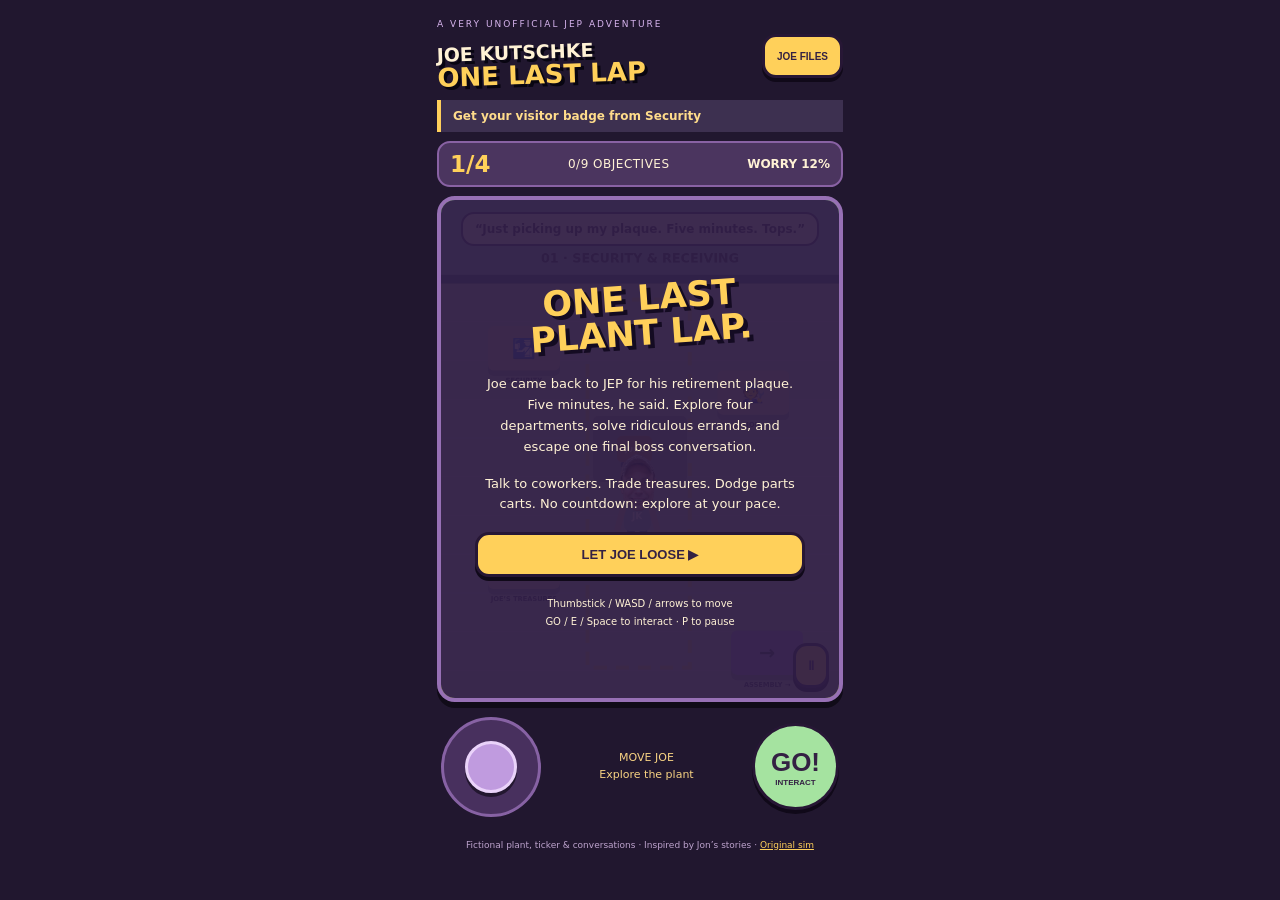
<file: index.html>
<!doctype html><html><head><meta name="viewport" content="width=device-width,initial-scale=1"><title>Joe: One Last Plant Lap</title><link rel="stylesheet" href="arcade.css"><link rel="stylesheet" href="adventure.css"></head><body><main><header><small>A VERY UNOFFICIAL JEP ADVENTURE</small><h1>JOE KUTSCHKE<br><em>ONE LAST LAP</em></h1><button id="files">JOE FILES</button></header><p id="mission">Get your visitor badge from Security</p><section class="hud"><b id="timer">1/4</b><span id="tasks">0/9 OBJECTIVES</span><b id="worry">WORRY 10%</b></section><div class="arena"><canvas id="game" width="720" height="900" aria-label="Move Joe with arrows, WASD or thumbstick. Interact using E or GO."></canvas><p id="speech" aria-live="polite">“I'm retired. I have NO time!”</p><button id="pause">Ⅱ</button><div id="overlay"><h2>ONE LAST<br>PLANT LAP.</h2><p>Joe came back to JEP for his retirement plaque. Five minutes, he said. Explore four departments, solve ridiculous errands, and escape one final boss conversation.</p><p>Talk to coworkers. Trade treasures. Dodge parts carts. No countdown: explore at your pace.</p><button id="start">LET JOE LOOSE ▶</button><small>Thumbstick / WASD / arrows to move<br>GO / E / Space to interact · P to pause</small></div></div><section class="controls"><div id="stick"><i id="knob"></i></div><p id="hint">MOVE JOE<br>Explore the plant</p><button id="go">GO!<small>INTERACT</small></button></section><footer>Fictional plant, ticker & conversations · Inspired by Jon’s stories · <a href="retirement-classic.html">Original sim</a></footer><dialog id="lore"><button id="close">CLOSE ✕</button><h2>THE JOE FILES</h2><p>Jon's stories, preserved for future levels.</p><div id="list"></div></dialog></main><script src="lore.js"></script><script src="adventure.js"></script></body></html>
</file>
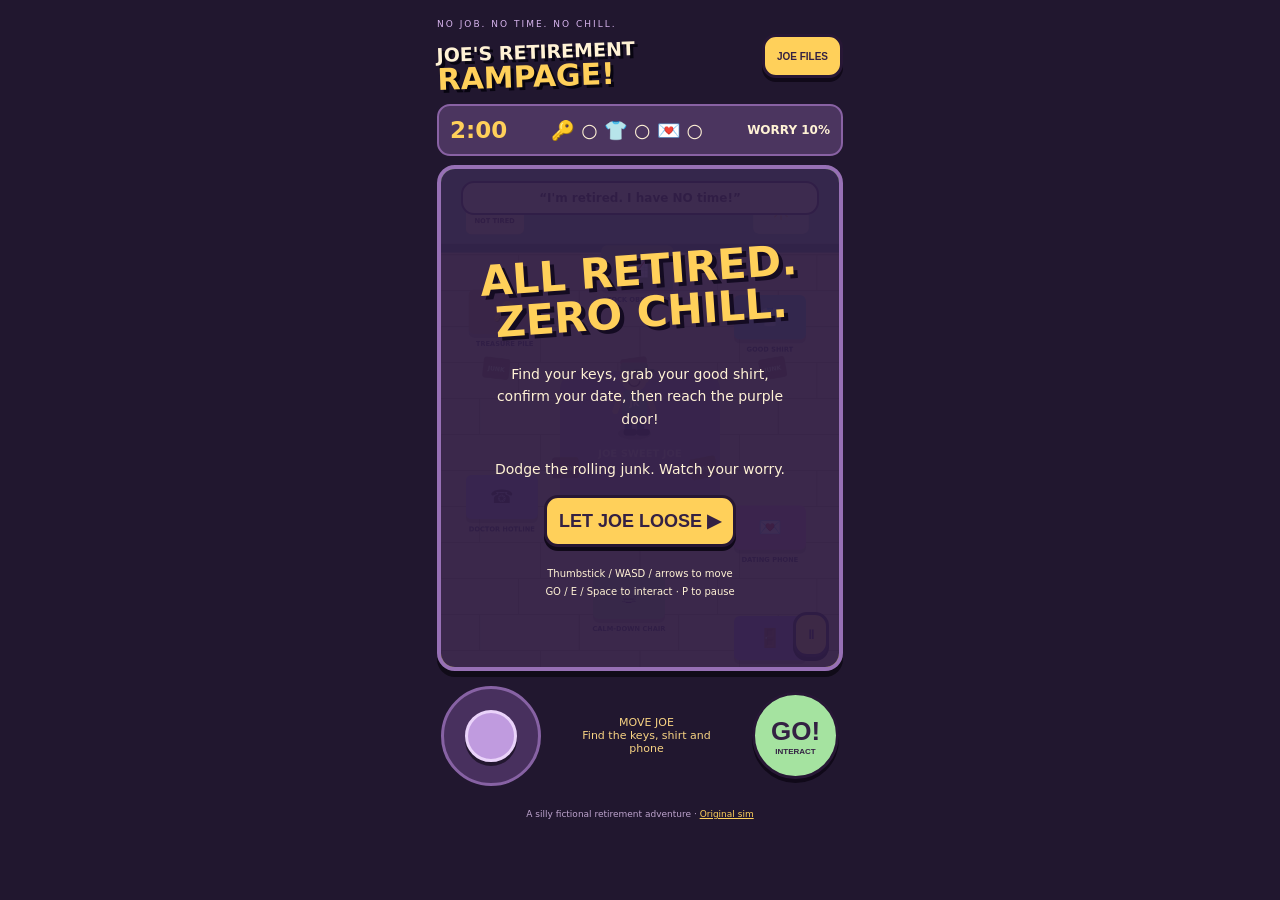
<file: arcade.html>
<!doctype html><html><head><meta name="viewport" content="width=device-width,initial-scale=1"><title>Joe's Retirement Rampage</title><link rel="stylesheet" href="arcade.css"></head><body><main><header><small>NO JOB. NO TIME. NO CHILL.</small><h1>JOE'S RETIREMENT<br><em>RAMPAGE!</em></h1><button id="files">JOE FILES</button></header><section class="hud"><b id="timer">2:00</b><span id="tasks">🔑 ○ 👕 ○ 💌 ○</span><b id="worry">WORRY 10%</b></section><div class="arena"><canvas id="game" width="720" height="900" aria-label="Move Joe with arrows, WASD or thumbstick. Interact using E or GO."></canvas><p id="speech" aria-live="polite">“I'm retired. I have NO time!”</p><button id="pause">Ⅱ</button><div id="overlay"><h2>ALL RETIRED.<br>ZERO CHILL.</h2><p>Find your keys, grab your good shirt, confirm your date, then reach the purple door!</p><p>Dodge the rolling junk. Watch your worry.</p><button id="start">LET JOE LOOSE ▶</button><small>Thumbstick / WASD / arrows to move<br>GO / E / Space to interact · P to pause</small></div></div><section class="controls"><div id="stick"><i id="knob"></i></div><p id="hint">MOVE JOE<br>Find the keys, shirt and phone</p><button id="go">GO!<small>INTERACT</small></button></section><footer>A silly fictional retirement adventure · <a href="retirement-classic.html">Original sim</a></footer><dialog id="lore"><button id="close">CLOSE ✕</button><h2>THE JOE FILES</h2><p>Jon's stories, preserved for future levels.</p><div id="list"></div></dialog></main><script src="lore.js"></script><script src="arcade.js"></script></body></html>
</file>
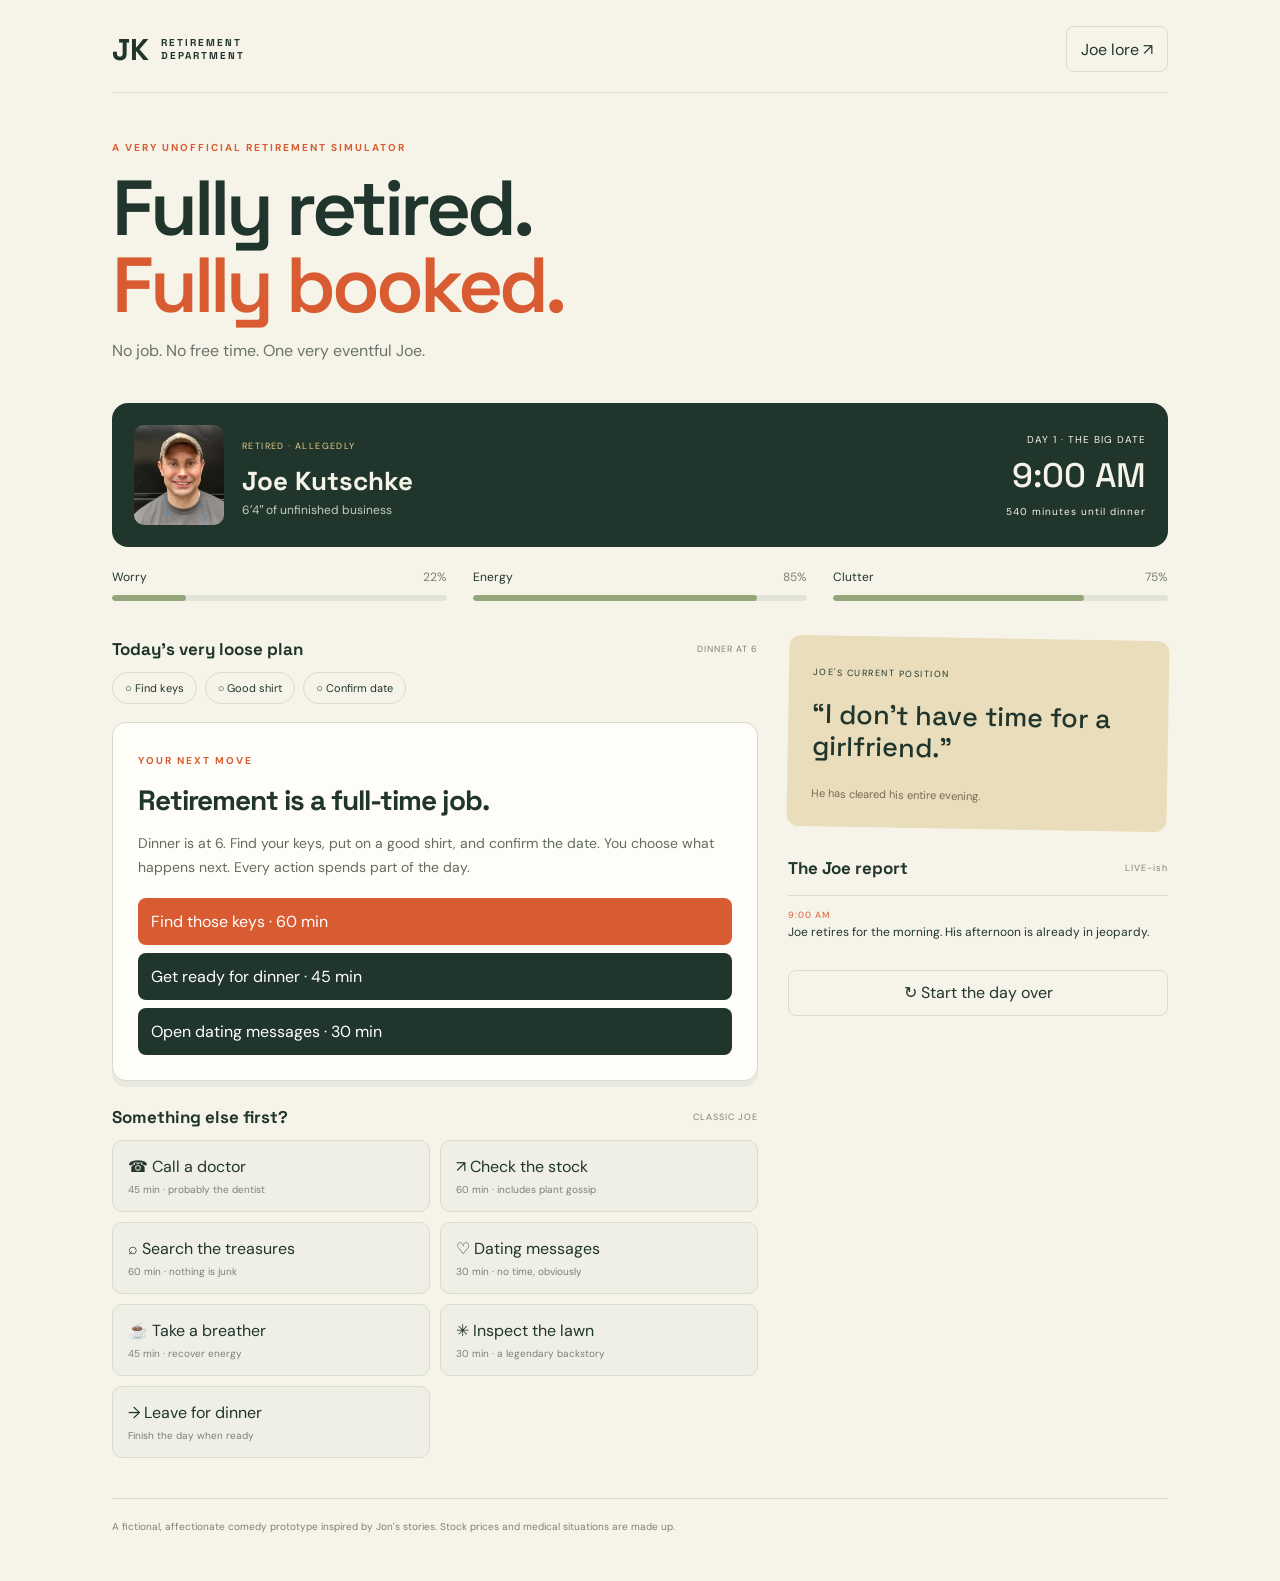
<file: retirement-classic.html>
<!doctype html>
<html lang="en"><head><meta charset="utf-8"><meta name="viewport" content="width=device-width,initial-scale=1,viewport-fit=cover"><meta name="theme-color" content="#192c26"><title>Joe: Fully Retired. Fully Booked.</title><link rel="stylesheet" href="classic.css"></head>
<body><main><header><a class="brand" href="index.html">JK<span>RETIREMENT DEPARTMENT</span></a><button id="loreButton" class="quiet">Joe lore ↗</button></header>
<section class="intro"><p class="eyebrow">A VERY UNOFFICIAL RETIREMENT SIMULATOR</p><h1>Fully retired.<br><em>Fully booked.</em></h1><p>No job. No free time. One very eventful Joe.</p></section>
<section class="dashboard"><div class="profile"><img src="Pictures/Joe%20K%20Mug%20Shot.jpg" alt="Joe smiling in his baseball cap"><div><span class="pill">RETIRED · ALLEGEDLY</span><h2>Joe Kutschke</h2><p>6′4″ of unfinished business</p></div></div><div class="clock"><span id="dayLabel">DAY 1 · THE BIG DATE</span><strong id="clock">9:00 AM</strong><span id="remaining">9 hours until dinner</span></div></section>
<section class="meters" aria-label="Joe's status"><div><label>Worry <b id="worryValue"></b></label><meter id="worry" min="0" max="100"></meter></div><div><label>Energy <b id="energyValue"></b></label><meter id="energy" min="0" max="100"></meter></div><div><label>Clutter <b id="clutterValue"></b></label><meter id="clutter" min="0" max="100"></meter></div></section>
<div class="layout"><section class="play"><div class="section-title"><h2>Today's very loose plan</h2><span>DINNER AT 6</span></div><div id="goals" class="goals"></div><article class="event"><span class="eyebrow" id="eventTag">THE RETIREMENT AGENDA</span><h2 id="eventTitle"></h2><p id="eventText" aria-live="polite"></p><div id="choices"></div></article><div class="section-title"><h2>Something else first?</h2><span>CLASSIC JOE</span></div><div id="actions" class="actions"></div></section><aside><div class="quote"><span>JOE'S CURRENT POSITION</span><blockquote id="quote">“I don't have time for a girlfriend.”</blockquote><small>He has cleared his entire evening.</small></div><div class="journal"><div class="section-title"><h2>The Joe report</h2><span>LIVE-ish</span></div><ol id="log" aria-live="polite"></ol></div><button id="restart" class="quiet restart">↻ Start the day over</button></aside></div>
<footer>A fictional, affectionate comedy prototype inspired by Jon's stories. Stock prices and medical situations are made up.</footer></main>
<dialog id="lore"><div class="section-title"><h2>The Joe files</h2><button id="closeLore" class="quiet">Close ✕</button></div><p>Every original story has a home. Some are playable now; others are seeds for future mini-games. Anecdotes are supplied by Jon.</p><div id="loreList"></div></dialog><script src="game.js"></script></body></html>
</file>
<file: arcade.css>
*{box-sizing:border-box}body{margin:0;background:#21172f;color:#fff2d5;font-family:system-ui;overscroll-behavior:none}main{max-width:500px;margin:auto;padding:12px}header{position:relative}header small{font-size:9px;letter-spacing:2px;color:#d7b4ee}h1{font-size:25px;line-height:1;transform:rotate(-2deg);margin:8px 0 16px;text-shadow:3px 3px #080511}h1 em{font-size:38px;color:#ffd05a;font-style:normal}button{background:#ffd05a;border:3px solid #271735;border-radius:14px;box-shadow:0 4px #100919;padding:12px;color:#342143;font-weight:900;cursor:pointer;min-height:44px;touch-action:manipulation}button:active{transform:translateY(3px);box-shadow:none}button:focus-visible{outline:3px solid white}#files{position:absolute;right:0;top:22px;font-size:10px}.hud{display:flex;justify-content:space-between;align-items:center;background:#4b355f;border:2px solid #8962a4;border-radius:13px;padding:11px;margin-bottom:9px;font-size:12px}#timer{font-size:23px;color:#ffd05a}#tasks{font-size:19px}.arena{position:relative;border:4px solid #9770b5;border-radius:18px;overflow:hidden;box-shadow:0 6px #100b18}canvas{display:block;width:100%;touch-action:none}#speech{position:absolute;top:0;left:5%;width:90%;background:#fff1d3;border:2px solid #4b355f;border-radius:13px;color:#49314c;text-align:center;padding:8px;font-size:12px;font-weight:800;pointer-events:none}#pause{position:absolute;bottom:10px;right:10px}#overlay{position:absolute;inset:0;background:#2f1d45ed;display:flex;flex-direction:column;justify-content:center;align-items:center;text-align:center;padding:25px}#overlay h2{color:#ffd05a;font-size:42px;line-height:1;transform:rotate(-4deg);text-shadow:4px 4px #140b22;margin:15px 0}#overlay p{font-size:14px;line-height:1.6;max-width:310px}#overlay small{font-size:10px;line-height:1.8;margin-top:18px}#overlay button{font-size:18px}.controls{display:flex;align-items:center;justify-content:space-between;gap:10px;padding:20px 4px 5px;user-select:none}#stick{width:100px;height:100px;border:3px solid #8762a4;border-radius:50%;background:#48305e;position:relative;touch-action:none;flex-shrink:0}#knob{position:absolute;width:52px;height:52px;top:21px;left:21px;background:#c09bdf;border:3px solid #ead3fa;border-radius:50%;box-shadow:0 4px #231730}#hint{font-size:11px;text-align:center;max-width:165px;color:#f8d383}#go{width:87px;height:87px;border-radius:50%;font-size:26px;background:#a5e3a0;flex-shrink:0}#go small{display:block;font-size:8px}footer{font-size:9px;text-align:center;color:#bda3cd;margin:18px 0}a{color:#ffd05a}dialog{width:92%;max-width:520px;max-height:85vh;background:#352248;color:#fff1da;border:3px solid #9670b3;border-radius:20px}dialog::backdrop{background:#10081cce}dialog p{font-size:13px;line-height:1.5}.entry{border-top:1px solid #9670b3;padding:12px 0}.entry small{display:block;color:#ffd05a}#close{float:right}@media(min-width:700px){main{max-width:430px}canvas{max-height:61vh;object-fit:contain;background:#d9c293}h1{font-size:19px}h1 em{font-size:30px}.controls{padding-top:15px}}
</file>
<file: adventure.css>
#mission{margin:4px 0 9px;background:#3d3050;border-left:4px solid #ffcf5b;padding:9px 12px;font-size:12px;color:#ffdc8b;font-weight:700}#tasks{font-size:12px;letter-spacing:.5px}#overlay h2{font-size:35px}#overlay button{margin-top:9px;font-size:13px;max-width:100%;width:95%}#overlay p{margin:8px 0;font-size:13px}header h1 em{font-size:32px}.hud{padding:8px 11px}#hint{line-height:1.5}#list .entry small{font-size:10px}dialog{overscroll-behavior:contain}@media(min-width:700px){canvas{max-height:57vh}header h1 em{font-size:26px}}@media(max-width:370px){header h1{font-size:20px}header h1 em{font-size:27px}#overlay h2{font-size:28px}#overlay p{font-size:12px}}
</file>
<file: classic.css>
@import url('https://fonts.googleapis.com/css2?family=DM+Sans:wght@400;500;600;700&family=Space+Grotesk:wght@400;500;600;700&display=swap');
:root{color-scheme:light;--ink:#20352c;--paper:#f6f3e9;--orange:#d95b32;--line:#d8dccf}*{box-sizing:border-box}body{margin:0;background:var(--paper);color:var(--ink);font-family:'DM Sans',sans-serif}main{max-width:1120px;margin:auto;padding:26px 32px}button,a{-webkit-tap-highlight-color:transparent}button{font:inherit;cursor:pointer;min-height:46px}button:focus-visible,a:focus-visible{outline:3px solid var(--orange);outline-offset:3px}header{display:flex;justify-content:space-between;align-items:center;border-bottom:1px solid var(--line);padding-bottom:20px}.brand{display:flex;align-items:center;gap:12px;font:700 30px 'Space Grotesk',sans-serif;color:inherit;text-decoration:none}.brand span{font-size:10px;letter-spacing:2px;max-width:130px}.quiet{border:1px solid var(--line);border-radius:8px;background:transparent;padding:8px 14px;color:var(--ink)}.intro{padding:38px 0 26px}.eyebrow{font-size:10px;font-weight:700;letter-spacing:2px;color:var(--orange)}h1{font:600 clamp(46px,7vw,78px)/.99 'Space Grotesk',sans-serif;letter-spacing:-4px;margin:16px 0}h1 em{font-style:normal;color:var(--orange)}.intro>p:last-child{color:#6b7469}h2{font-family:'Space Grotesk',sans-serif}.dashboard{background:var(--ink);border-radius:16px;display:flex;justify-content:space-between;align-items:center;padding:22px;color:var(--paper);gap:18px}.profile{display:flex;gap:18px;align-items:center}.profile img{width:90px;height:100px;object-fit:cover;object-position:50% 40%;border-radius:10px}.profile h2{font-size:26px;margin:10px 0 4px}.profile p{font-size:12px;margin:0;color:#c4cebd}.pill{font-size:9px;letter-spacing:1.4px;color:#e7cf83}.clock{display:grid;gap:8px;text-align:right}.clock span{font-size:10px;letter-spacing:1px}.clock strong{font:500 34px 'Space Grotesk',sans-serif}.meters{display:grid;grid-template-columns:repeat(3,1fr);gap:26px;margin:22px 0 32px}.meters label{display:flex;justify-content:space-between;font-size:12px}.meters b{font-weight:400;color:#798170}meter{width:100%;height:13px}meter::-webkit-meter-bar{background:#e2e4d9;border:0;border-radius:20px}meter::-webkit-meter-optimum-value{background:#94a77a;border-radius:20px}.layout{display:grid;grid-template-columns:1.7fr 1fr;gap:30px}.section-title{display:flex;align-items:center;justify-content:space-between;gap:10px;margin-bottom:12px}.section-title h2{font-size:17px;margin:0}.section-title>span{font-size:9px;letter-spacing:1px;color:#7b8275}.goals{display:flex;flex-wrap:wrap;gap:8px;margin-bottom:18px}.goal{font-size:11px;padding:8px 12px;border:1px solid var(--line);border-radius:24px}.goal.done{background:#dee7cf;border-color:#b8c7a6}.event{background:#fffdf7;border:1px solid var(--line);border-radius:14px;padding:25px;margin-bottom:25px;box-shadow:0 6px 0 #e9e9df}.event h2{font-size:28px;letter-spacing:-1px;margin:13px 0}.event p{font-size:14px;line-height:1.7;color:#626d61}#choices{display:grid;gap:8px;margin-top:18px}#choices button{border:0;background:var(--ink);color:white;border-radius:8px;padding:13px;text-align:left}#choices button:first-child{background:var(--orange)}.actions{display:grid;grid-template-columns:1fr 1fr;gap:10px}.actions button{padding:15px;text-align:left;border:1px solid var(--line);border-radius:10px;background:#efefe5;color:var(--ink)}.actions button span{display:block;font-size:10px;color:#7b8275;margin-top:6px}.actions button:disabled{opacity:.45;cursor:default}.quote{background:#e9ddbc;border-radius:12px;padding:24px;transform:rotate(1deg)}.quote>span{font-size:9px;letter-spacing:1.5px}.quote blockquote{font:500 27px/1.2 'Space Grotesk',sans-serif;margin:18px 0}.quote small{font-size:11px;color:#736d56}.journal{margin-top:28px}#log{list-style:none;padding:0;max-height:350px;overflow:auto}#log li{font-size:12px;line-height:1.6;border-top:1px solid var(--line);padding:12px 0}#log time{display:block;font-size:9px;color:var(--orange);letter-spacing:1px}.restart{width:100%}footer{font-size:10px;color:#7b8275;line-height:1.6;margin-top:40px;border-top:1px solid var(--line);padding:20px 0}dialog{border:1px solid var(--line);background:var(--paper);color:var(--ink);border-radius:16px;max-width:650px;width:92%;max-height:85vh;padding:26px}dialog::backdrop{background:#15281ed0}dialog p{font-size:13px;line-height:1.6}.lore-item{border-top:1px solid var(--line);padding:14px 0}.lore-item strong{font-size:14px}.lore-item small{display:block;color:var(--orange);margin:6px 0;font-size:10px}.lore-item p{margin:0}@media(max-width:650px){main{padding:18px}.intro{padding-top:28px}h1{letter-spacing:-2.5px}.dashboard{padding:16px;align-items:flex-start}.profile{gap:10px}.profile img{width:60px;height:76px}.profile h2{font-size:18px}.profile p{font-size:10px}.pill{font-size:7px}.clock strong{font-size:23px}.clock span{font-size:8px}.layout{grid-template-columns:1fr}.meters{gap:15px;margin-bottom:24px}.quote{margin-top:4px}aside{display:flex;flex-direction:column}.journal{order:1}.restart{margin-top:20px}.event{padding:20px}.brand span{font-size:8px}header .quiet{font-size:12px}}
</file>
